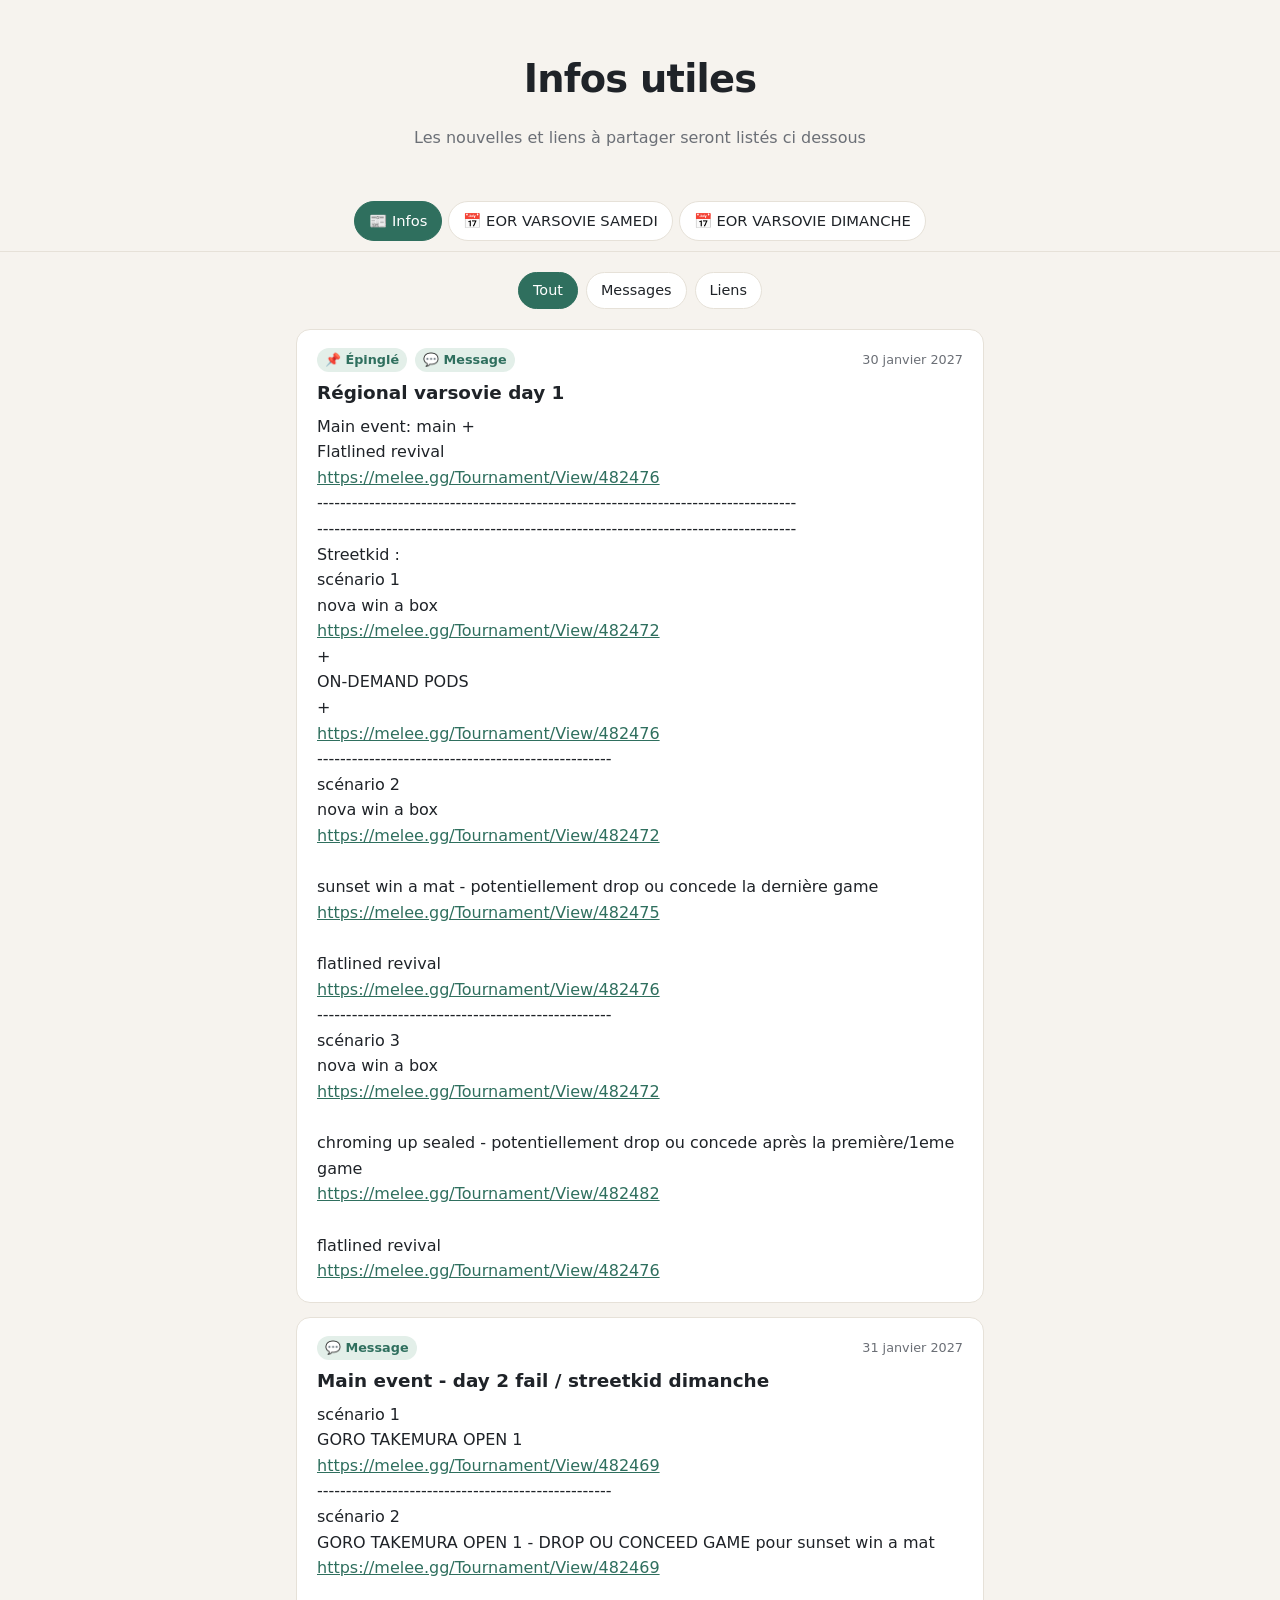
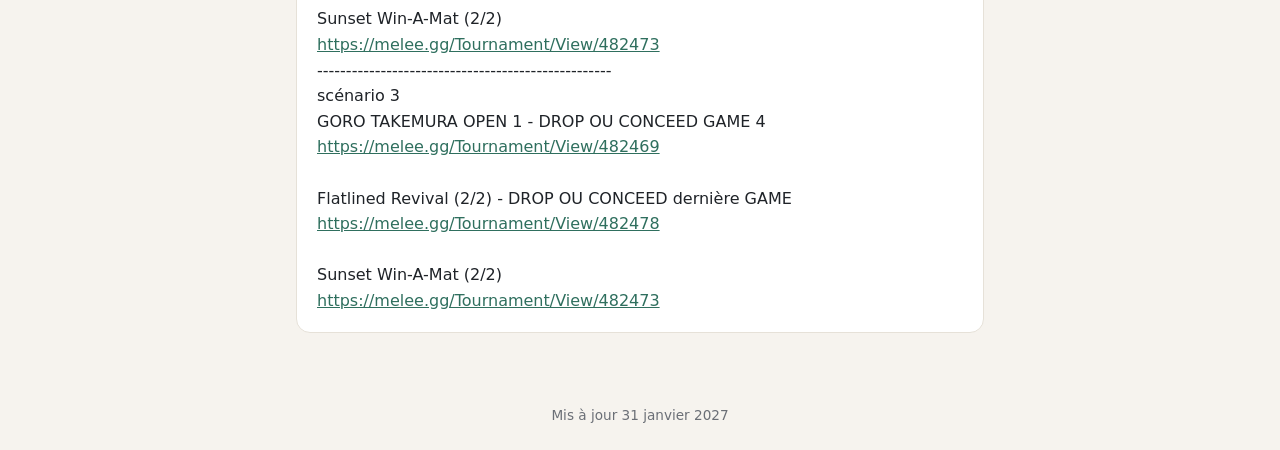
<file: index.html>
<!DOCTYPE html>
<html lang="fr">
<head>
<meta charset="UTF-8">
<meta name="viewport" content="width=device-width, initial-scale=1">
<title>Infos utiles</title>
<link rel="stylesheet" href="style.css">
</head>
<body>
<header class="hero">
  <h1 id="site-title">Infos utiles</h1>
  <p id="site-subtitle" class="muted">Les nouvelles et liens à partager avec mes proches</p>
</header>

<nav id="tabs" class="tabs" hidden></nav>

<main>
  <div id="view-infos" class="wrap">
    <div class="filters">
      <button class="chip active" data-filter="all">Tout</button>
      <button class="chip" data-filter="text">Messages</button>
      <button class="chip" data-filter="link">Liens</button>
    </div>
    <div id="posts" class="posts"><p class="muted center">Chargement…</p></div>
  </div>
  <div id="view-planning" class="wrap wide" hidden></div>
</main>

<footer class="muted center small">Mis à jour <span id="updated">—</span></footer>

<script src="common.js"></script>
<script>
let all = [];
let plannings = [];
let filter = 'all';

function renderPosts() {
  const box = document.getElementById('posts');
  const list = all.filter(p => filter === 'all' || p.type === filter);
  box.innerHTML = list.length ? list.map(renderPost).join('') : '<p class="muted center">Aucun post pour le moment.</p>';
}

document.querySelectorAll('[data-filter]').forEach(b => b.addEventListener('click', () => {
  document.querySelectorAll('[data-filter]').forEach(x => x.classList.remove('active'));
  b.classList.add('active');
  filter = b.dataset.filter;
  renderPosts();
}));

// Onglets : #infos ou #p-<id du planning>
function route() {
  const id = location.hash.startsWith('#p-') ? decodeURIComponent(location.hash.slice(3)) : null;
  const pl = plannings.find(p => p.id === id);
  document.getElementById('view-infos').hidden = !!pl;
  const v = document.getElementById('view-planning');
  v.hidden = !pl;
  if (pl) v.innerHTML = renderPlanning(pl);
  document.querySelectorAll('#tabs a').forEach(a => a.classList.toggle('active', a.dataset.id === (pl ? pl.id : '')));
}
window.addEventListener('hashchange', route);

function renderTabs() {
  const nav = document.getElementById('tabs');
  nav.hidden = !plannings.length;
  nav.innerHTML = `<a class="tab" href="#infos" data-id="">📰 Infos</a>` +
    plannings.map(p => `<a class="tab" href="#p-${encodeURIComponent(p.id)}" data-id="${esc(p.id)}">📅 ${esc(p.name)}</a>`).join('');
}

fetch('posts.json?t=' + Date.now())
  .then(r => r.json())
  .then(data => {
    if (data.title) { document.getElementById('site-title').textContent = data.title; document.title = data.title; }
    if (data.subtitle !== undefined) document.getElementById('site-subtitle').textContent = data.subtitle;
    all = sortPosts(data.posts || []);
    plannings = data.plannings || [];
    const last = all.map(p => p.date).sort().pop();
    document.getElementById('updated').textContent = last ? formatDate(last) : '—';
    renderPosts(); renderTabs(); route();
  })
  .catch(() => {
    document.getElementById('posts').innerHTML = '<p class="muted center">Impossible de charger le contenu.</p>';
  });
</script>
</body>
</html>
</file>
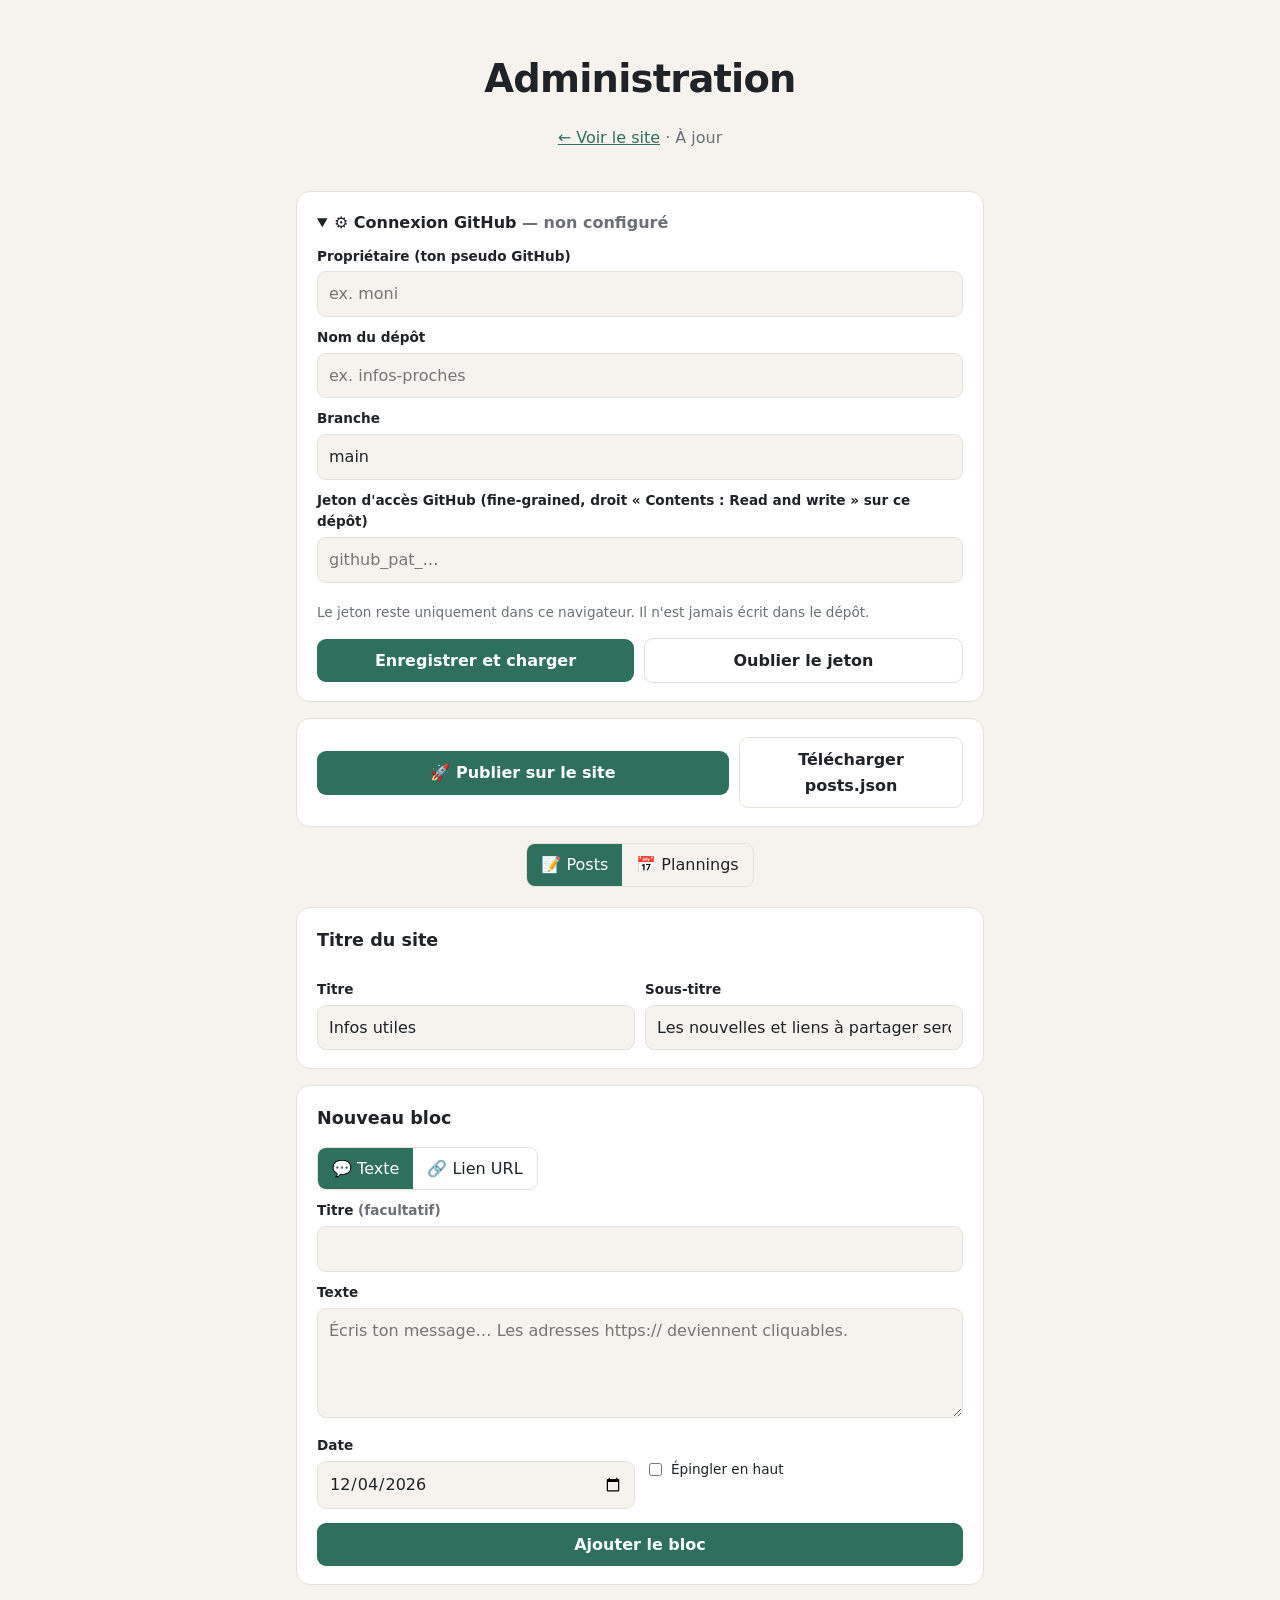
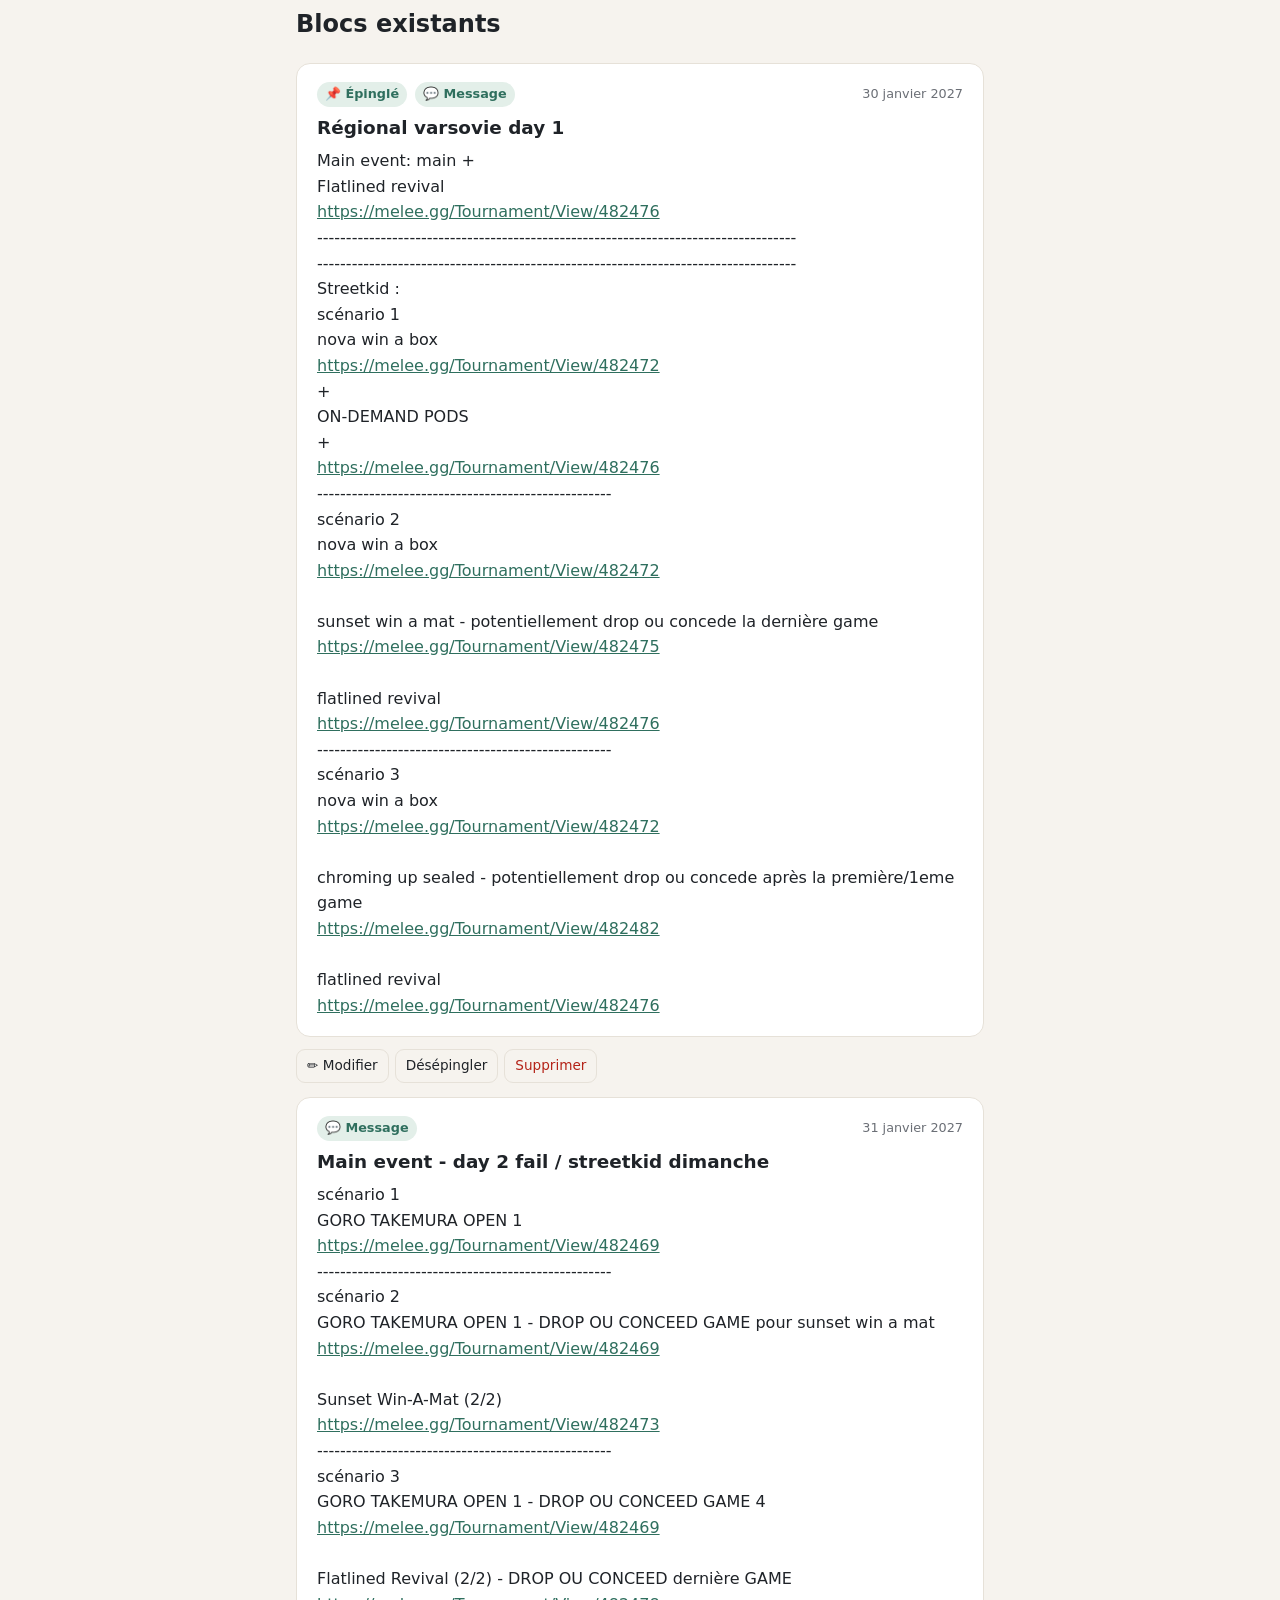
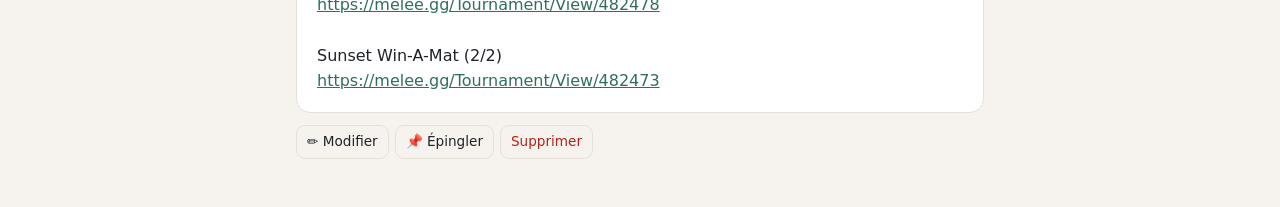
<file: admin.html>
<!DOCTYPE html>
<html lang="fr">
<head>
<meta charset="UTF-8">
<meta name="viewport" content="width=device-width, initial-scale=1">
<meta name="robots" content="noindex">
<title>Administration</title>
<link rel="stylesheet" href="style.css">
</head>
<body>
<header class="hero">
  <h1>Administration</h1>
  <p class="muted"><a href="./">← Voir le site</a> · <span id="dirty-flag"></span></p>
</header>

<main class="wrap" id="main">
  <div id="status" class="status"></div>

  <!-- Connexion GitHub -->
  <section class="panel">
    <details id="cfg-box">
      <summary>⚙️ Connexion GitHub <span id="cfg-state" class="muted"></span></summary>
      <label>Propriétaire (ton pseudo GitHub)</label>
      <input type="text" id="cfg-owner" placeholder="ex. moni">
      <label>Nom du dépôt</label>
      <input type="text" id="cfg-repo" placeholder="ex. infos-proches">
      <label>Branche</label>
      <input type="text" id="cfg-branch" value="main">
      <label>Jeton d'accès GitHub (fine-grained, droit « Contents : Read and write » sur ce dépôt)</label>
      <input type="password" id="cfg-token" placeholder="github_pat_…" autocomplete="off">
      <p class="muted small" style="padding:6px 0 0">Le jeton reste uniquement dans ce navigateur. Il n'est jamais écrit dans le dépôt.</p>
      <div class="row" style="margin-top:10px">
        <button class="btn" id="cfg-save">Enregistrer et charger</button>
        <button class="btn ghost" id="cfg-forget">Oublier le jeton</button>
      </div>
    </details>
  </section>

  <!-- Publication -->
  <section class="panel row">
    <button class="btn" id="publish" style="flex:2">🚀 Publier sur le site</button>
    <button class="btn ghost" id="download">Télécharger posts.json</button>
  </section>

  <div class="filters">
    <div class="seg" id="view-seg">
      <button data-view="posts" class="on">📝 Posts</button>
      <button data-view="plans">📅 Plannings</button>
    </div>
  </div>

  <!-- ================= POSTS ================= -->
  <div id="view-posts">
    <section class="panel">
      <h2>Titre du site</h2>
      <div class="row">
        <div><label>Titre</label><input type="text" id="site-title"></div>
        <div><label>Sous-titre</label><input type="text" id="site-subtitle"></div>
      </div>
    </section>

    <section class="panel" id="editor">
      <h2 id="editor-title">Nouveau bloc</h2>
      <div class="seg" id="type-seg">
        <button data-type="text" class="on">💬 Texte</button>
        <button data-type="link">🔗 Lien URL</button>
      </div>
      <div id="url-field" style="display:none">
        <label>Adresse du lien</label>
        <input type="url" id="f-url" placeholder="https://…">
      </div>
      <label>Titre <span class="muted">(facultatif)</span></label>
      <input type="text" id="f-title">
      <label id="content-label">Texte</label>
      <textarea id="f-content" placeholder="Écris ton message… Les adresses https:// deviennent cliquables."></textarea>
      <div class="row">
        <div><label>Date</label><input type="date" id="f-date"></div>
        <div><label class="inline"><input type="checkbox" id="f-pinned"> Épingler en haut</label></div>
      </div>
      <div class="row" style="margin-top:14px">
        <button class="btn" id="f-save">Ajouter le bloc</button>
        <button class="btn ghost" id="f-cancel" style="display:none">Annuler la modification</button>
      </div>
    </section>

    <h2>Blocs existants</h2>
    <div id="list" class="posts"></div>
  </div>

  <!-- ================= PLANNINGS ================= -->
  <div id="view-plans" hidden>
    <section class="panel">
      <h2>Planning</h2>
      <label>Choisir un planning</label>
      <select id="pl-select"></select>

      <label>Nom du planning <span class="muted">(= nom de l'onglet)</span></label>
      <input type="text" id="pl-name" placeholder="ex. EOR Chicago">
      <div class="row">
        <div><label>Du</label><input type="date" id="pl-start"></div>
        <div><label>Au</label><input type="date" id="pl-end"></div>
      </div>
      <div class="row">
        <div><label>Heure de début de grille</label><select id="pl-daystart"></select></div>
        <div><label>Heure de fin de grille</label><select id="pl-dayend"></select></div>
        <div><label>Format des heures</label>
          <select id="pl-fmt"><option value="24h">24 h (14:30)</option><option value="12h">12 h (2:30 PM)</option></select>
        </div>
      </div>
      <label>Note affichée en haut <span class="muted">(facultatif)</span></label>
      <input type="text" id="pl-note" placeholder="ex. $(Min/Max) = Eddies available">
      <div class="row" style="margin-top:14px">
        <button class="btn" id="pl-save">Créer le planning</button>
        <button class="btn danger" id="pl-del" style="display:none">Supprimer ce planning</button>
      </div>
    </section>

    <div id="pl-work" hidden>
      <section class="panel" id="ev-editor">
        <h2 id="ev-editor-title">Nouvel événement</h2>
        <label>Titre de l'événement</label>
        <input type="text" id="ev-title" placeholder="ex. Goro Open (3/4)">
        <label>Détails <span class="muted">(facultatif, ex. prix / dotation)</span></label>
        <input type="text" id="ev-details" placeholder="ex. $(700/1700+mat)">
        <div class="row">
          <div><label>Jour</label><select id="ev-date"></select></div>
          <div><label>Début</label><select id="ev-start"></select></div>
          <div><label>Fin</label><select id="ev-end"></select></div>
        </div>
        <label>Lien de réservation</label>
        <input type="url" id="ev-url" placeholder="https://…">
        <label>Couleur</label>
        <div class="row" style="flex-wrap:nowrap">
          <label class="inline" style="flex:none;margin:0"><input type="checkbox" id="ev-auto" checked> Automatique</label>
          <input type="color" id="ev-color" value="#a4c2f4" disabled style="flex:none">
          <span class="muted small" style="padding:0">Auto : même nom d'event = même couleur</span>
        </div>
        <div class="row" style="margin-top:14px">
          <button class="btn" id="ev-save">Ajouter l'événement</button>
          <button class="btn ghost" id="ev-cancel" style="display:none">Annuler</button>
        </div>
      </section>

      <section class="panel">
        <h2>Événements du planning</h2>
        <div id="ev-list"></div>
      </section>

      <h2>Aperçu</h2>
    </div>
  </div>
</main>
<div class="wrap wide" id="pl-preview-wrap" hidden><div id="pl-preview"></div></div>

<script src="common.js"></script>
<script>
const $ = id => document.getElementById(id);
const store = {
  get(k) { try { return localStorage.getItem(k); } catch { return null; } },
  set(k, v) { try { localStorage.setItem(k, v); } catch {} },
  del(k) { try { localStorage.removeItem(k); } catch {} }
};

let data = { title: '', subtitle: '', posts: [], plannings: [] };
let sha = null;
let editingId = null;
let currentType = 'text';
let dirty = false;

/* ---------- Configuration GitHub ---------- */
function guessRepo() {
  const h = location.hostname;
  if (h.endsWith('.github.io')) {
    const owner = h.split('.')[0];
    const seg = location.pathname.split('/').filter(Boolean)[0];
    return { owner, repo: seg && !seg.endsWith('.html') ? seg : h };
  }
  return { owner: '', repo: '' };
}
function cfg() {
  return {
    owner: $('cfg-owner').value.trim(),
    repo: $('cfg-repo').value.trim(),
    branch: $('cfg-branch').value.trim() || 'main',
    token: $('cfg-token').value.trim()
  };
}
function loadCfg() {
  const g = guessRepo();
  $('cfg-owner').value = store.get('gh_owner') || g.owner;
  $('cfg-repo').value = store.get('gh_repo') || g.repo;
  $('cfg-branch').value = store.get('gh_branch') || 'main';
  $('cfg-token').value = store.get('gh_token') || '';
  const c = cfg();
  $('cfg-state').textContent = c.token ? '— connecté' : '— non configuré';
  if (!c.token) $('cfg-box').open = true;
}
$('cfg-save').onclick = () => {
  const c = cfg();
  store.set('gh_owner', c.owner); store.set('gh_repo', c.repo);
  store.set('gh_branch', c.branch); store.set('gh_token', c.token);
  loadCfg(); loadFromGitHub();
};
$('cfg-forget').onclick = () => { store.del('gh_token'); $('cfg-token').value = ''; loadCfg(); status('Jeton supprimé de ce navigateur.', true); };

/* ---------- Utilitaires ---------- */
function status(msg, ok) {
  const s = $('status');
  s.className = 'status ' + (ok ? 'ok' : 'err');
  s.textContent = msg;
  s.scrollIntoView({ behavior: 'smooth', block: 'nearest' });
  if (ok) setTimeout(() => { if (s.textContent === msg) s.className = 'status'; }, 6000);
}
function setDirty(v) {
  dirty = v;
  $('dirty-flag').innerHTML = v ? '<span class="dirty">● Modifications non publiées</span>' : 'À jour';
}
const b64encode = s => btoa(String.fromCharCode(...new TextEncoder().encode(s)));
const b64decode = s => new TextDecoder().decode(Uint8Array.from(atob(s.replace(/\n/g, '')), c => c.charCodeAt(0)));
const today = () => isoDay(new Date());
const uid = () => Date.now().toString(36) + Math.random().toString(36).slice(2, 6);
function normalize(d) {
  d.posts = d.posts || [];
  d.plannings = d.plannings || [];
  d.plannings.forEach(p => p.events = p.events || []);
  return d;
}

/* ---------- GitHub ---------- */
async function gh(method, body) {
  const c = cfg();
  const url = `https://api.github.com/repos/${encodeURIComponent(c.owner)}/${encodeURIComponent(c.repo)}/contents/posts.json` +
              (method === 'GET' ? `?ref=${encodeURIComponent(c.branch)}` : '');
  const r = await fetch(url, {
    method,
    headers: { Authorization: `Bearer ${c.token}`, Accept: 'application/vnd.github+json', 'Content-Type': 'application/json' },
    body: body ? JSON.stringify(body) : undefined,
    cache: 'no-store'
  });
  if (!r.ok) {
    const t = await r.json().catch(() => ({}));
    throw new Error(`${r.status} — ${t.message || 'erreur GitHub'}`);
  }
  return r.json();
}
async function loadFromGitHub() {
  const c = cfg();
  if (!c.token || !c.owner || !c.repo) return loadLocal();
  try {
    const f = await gh('GET');
    sha = f.sha;
    data = normalize(JSON.parse(b64decode(f.content)));
    fillAll(); setDirty(false);
    status('Contenu chargé depuis GitHub.', true);
  } catch (e) {
    status('Lecture GitHub impossible : ' + e.message + '. Vérifie le pseudo, le dépôt et le jeton.');
    loadLocal();
  }
}
async function loadLocal() {
  try { data = normalize(await (await fetch('posts.json?t=' + Date.now())).json()); } catch { normalize(data); }
  fillAll(); setDirty(false);
}

$('publish').onclick = async () => {
  const c = cfg();
  if (!c.token) { $('cfg-box').open = true; return status('Configure d\'abord la connexion GitHub (en haut).'); }
  readSiteFields();
  $('publish').disabled = true; $('publish').textContent = 'Publication…';
  try {
    try { sha = (await gh('GET')).sha; } catch { sha = null; }
    const res = await gh('PUT', {
      message: 'Mise à jour du contenu',
      content: b64encode(JSON.stringify(data, null, 2) + '\n'),
      branch: c.branch,
      ...(sha ? { sha } : {})
    });
    sha = res.content.sha;
    setDirty(false);
    status('Publié ✔ Le site sera à jour d\'ici une à deux minutes.', true);
  } catch (e) {
    status('Échec de la publication : ' + e.message);
  } finally {
    $('publish').disabled = false; $('publish').textContent = '🚀 Publier sur le site';
  }
};
$('download').onclick = () => {
  readSiteFields();
  const blob = new Blob([JSON.stringify(data, null, 2) + '\n'], { type: 'application/json' });
  const a = document.createElement('a');
  a.href = URL.createObjectURL(blob); a.download = 'posts.json'; a.click();
  URL.revokeObjectURL(a.href);
};

/* ---------- Bascule Posts / Plannings ---------- */
function showView(v) {
  document.querySelectorAll('#view-seg button').forEach(b => b.classList.toggle('on', b.dataset.view === v));
  $('view-posts').hidden = v !== 'posts';
  $('view-plans').hidden = v !== 'plans';
  renderPlanningAdmin();
}
document.querySelectorAll('#view-seg button').forEach(b => b.onclick = () => showView(b.dataset.view));

/* =================== POSTS =================== */
function setType(t) {
  currentType = t;
  document.querySelectorAll('#type-seg button').forEach(b => b.classList.toggle('on', b.dataset.type === t));
  $('url-field').style.display = t === 'link' ? '' : 'none';
  $('content-label').innerHTML = t === 'link' ? 'Description <span class="muted">(facultatif)</span>' : 'Texte';
}
document.querySelectorAll('#type-seg button').forEach(b => b.onclick = () => setType(b.dataset.type));

function resetForm() {
  editingId = null;
  $('f-url').value = ''; $('f-title').value = ''; $('f-content').value = '';
  $('f-date').value = today(); $('f-pinned').checked = false;
  $('f-save').textContent = 'Ajouter le bloc';
  $('editor-title').textContent = 'Nouveau bloc';
  $('f-cancel').style.display = 'none';
  setType('text');
}
$('f-save').onclick = () => {
  const post = {
    id: editingId || uid(), type: currentType,
    title: $('f-title').value.trim(), content: $('f-content').value.trim(),
    date: $('f-date').value || today(), pinned: $('f-pinned').checked
  };
  if (currentType === 'link') {
    let u = $('f-url').value.trim();
    if (u && !/^https?:\/\//i.test(u)) u = 'https://' + u;
    try { new URL(u); } catch { return status('Adresse du lien invalide.'); }
    post.url = u;
  } else if (!post.content) {
    return status('Le texte est vide.');
  }
  const i = data.posts.findIndex(p => p.id === post.id);
  if (i >= 0) data.posts[i] = post; else data.posts.unshift(post);
  resetForm(); renderList(); setDirty(true);
  status(i >= 0 ? 'Bloc modifié — pense à publier.' : 'Bloc ajouté — pense à publier.', true);
};
$('f-cancel').onclick = resetForm;

function edit(id) {
  const p = data.posts.find(x => x.id === id); if (!p) return;
  editingId = id; setType(p.type);
  $('f-url').value = p.url || ''; $('f-title').value = p.title || '';
  $('f-content').value = p.content || ''; $('f-date').value = p.date || today();
  $('f-pinned').checked = !!p.pinned;
  $('f-save').textContent = 'Enregistrer la modification';
  $('editor-title').textContent = 'Modifier le bloc';
  $('f-cancel').style.display = '';
  $('editor').scrollIntoView({ behavior: 'smooth' });
}
function del(id) {
  if (!confirm('Supprimer ce bloc ?')) return;
  data.posts = data.posts.filter(p => p.id !== id);
  if (editingId === id) resetForm();
  renderList(); setDirty(true);
}
function togglePin(id) {
  const p = data.posts.find(x => x.id === id); if (!p) return;
  p.pinned = !p.pinned; renderList(); setDirty(true);
}
function renderList() {
  const list = sortPosts(data.posts);
  $('list').innerHTML = list.length ? list.map(p => `
    <div class="admin-item">
      ${renderPost(p)}
      <div class="admin-actions">
        <button class="btn ghost small" onclick="edit('${p.id}')">✏️ Modifier</button>
        <button class="btn ghost small" onclick="togglePin('${p.id}')">${p.pinned ? 'Désépingler' : '📌 Épingler'}</button>
        <button class="btn danger small" onclick="del('${p.id}')">Supprimer</button>
      </div>
    </div>`).join('') : '<p class="muted center">Aucun bloc.</p>';
}
function readSiteFields() {
  data.title = $('site-title').value.trim();
  data.subtitle = $('site-subtitle').value.trim();
}
['site-title', 'site-subtitle'].forEach(id => $(id).addEventListener('input', () => setDirty(true)));

/* =================== PLANNINGS =================== */
let curPl = null;      // id du planning sélectionné (null = nouveau)
let editingEv = null;  // id de l'event en cours de modification

const getPl = () => data.plannings.find(p => p.id === curPl);

const hhmm = m => m >= 1440 ? '24:00' : timeLabel(m);
function timeOptions(sel, from, to, value) {
  let h = '';
  for (let m = from; m <= to; m += 30) h += `<option value="${hhmm(m)}">${hhmm(m)}</option>`;
  sel.innerHTML = h;
  if (value) sel.value = value;
}
timeOptions($('pl-daystart'), 0, 1410, '09:00');
timeOptions($('pl-dayend'), 30, 1440, '20:00');
timeOptions($('ev-start'), 0, 1410, '10:00');
timeOptions($('ev-end'), 30, 1440, '11:00');

function renderPlSelect() {
  $('pl-select').innerHTML = `<option value="">＋ Nouveau planning</option>` +
    data.plannings.map(p => `<option value="${esc(p.id)}">${esc(p.name)}</option>`).join('');
  $('pl-select').value = curPl || '';
}
$('pl-select').onchange = () => { curPl = $('pl-select').value || null; fillPlForm(); };

function fillPlForm() {
  const p = getPl();
  $('pl-name').value = p ? p.name : '';
  $('pl-start').value = p ? p.startDate : today();
  $('pl-end').value = p ? p.endDate : today();
  $('pl-daystart').value = p ? (p.dayStart || '09:00') : '09:00';
  $('pl-dayend').value = p ? (p.dayEnd || '20:00') : '20:00';
  $('pl-fmt').value = p ? (p.timeFormat || '24h') : '24h';
  $('pl-note').value = p ? (p.note || '') : '';
  $('pl-save').textContent = p ? 'Enregistrer le planning' : 'Créer le planning';
  $('pl-del').style.display = p ? '' : 'none';
  resetEvForm();
  renderPlanningAdmin();
}

$('pl-save').onclick = () => {
  const name = $('pl-name').value.trim();
  const s = $('pl-start').value, e = $('pl-end').value;
  if (!name) return status('Donne un nom au planning.');
  if (!s || !e) return status('Indique les dates de début et de fin.');
  if (e < s) return status('La date de fin est avant la date de début.');
  if (daysBetween(s, e).length >= 62) return status('Un planning est limité à 62 jours.');
  if (toMin($('pl-dayend').value) <= toMin($('pl-daystart').value)) return status('L\'heure de fin de grille doit être après l\'heure de début.');
  let p = getPl();
  const isNew = !p;
  if (isNew) { p = { id: uid(), events: [] }; data.plannings.push(p); curPl = p.id; }
  Object.assign(p, {
    name, startDate: s, endDate: e,
    dayStart: $('pl-daystart').value, dayEnd: $('pl-dayend').value,
    timeFormat: $('pl-fmt').value, note: $('pl-note').value.trim()
  });
  renderPlSelect(); fillPlForm(); setDirty(true);
  status(isNew ? 'Planning créé — ajoute maintenant des événements.' : 'Planning enregistré — pense à publier.', true);
};
$('pl-del').onclick = () => {
  const p = getPl(); if (!p) return;
  if (!confirm(`Supprimer le planning « ${p.name} » et ses ${p.events.length} événement(s) ?`)) return;
  data.plannings = data.plannings.filter(x => x.id !== p.id);
  curPl = null; renderPlSelect(); fillPlForm(); setDirty(true);
};

/* ----- Événements ----- */
function fillEvDates(value) {
  const p = getPl(); if (!p) return;
  const days = daysBetween(p.startDate, p.endDate);
  $('ev-date').innerHTML = days.map(d => `<option value="${d}">${esc(dayLabel(d))}</option>`).join('');
  if (value && days.includes(value)) $('ev-date').value = value;
}
$('ev-auto').onchange = () => { $('ev-color').disabled = $('ev-auto').checked; };
$('ev-title').addEventListener('input', () => { if ($('ev-auto').checked) $('ev-color').value = autoColor($('ev-title').value); });
$('ev-start').onchange = () => {
  // Décale la fin pour garder la même durée minimale
  if (toMin($('ev-end').value) <= toMin($('ev-start').value)) $('ev-end').value = hhmm(Math.min(toMin($('ev-start').value) + 60, 1440));
};

function resetEvForm(keepDate) {
  editingEv = null;
  const p = getPl();
  const keep = keepDate ? $('ev-date').value : null;
  $('ev-title').value = ''; $('ev-details').value = ''; $('ev-url').value = '';
  $('ev-auto').checked = true; $('ev-color').disabled = true;
  fillEvDates(keep);
  if (p) {
    $('ev-start').value = p.dayStart || '09:00';
    $('ev-end').value = hhmm(Math.min(toMin($('ev-start').value) + 60, 1440));
  }
  $('ev-save').textContent = 'Ajouter l\'événement';
  $('ev-editor-title').textContent = 'Nouvel événement';
  $('ev-cancel').style.display = 'none';
}
$('ev-cancel').onclick = () => resetEvForm(true);

$('ev-save').onclick = () => {
  const p = getPl(); if (!p) return;
  const ev = {
    id: editingEv || uid(),
    title: $('ev-title').value.trim(),
    details: $('ev-details').value.trim(),
    date: $('ev-date').value,
    start: $('ev-start').value,
    end: $('ev-end').value,
    url: '',
    color: $('ev-auto').checked ? '' : $('ev-color').value
  };
  if (!ev.title) return status('Donne un titre à l\'événement.');
  if (!ev.date) return status('Choisis un jour.');
  if (toMin(ev.end) <= toMin(ev.start)) return status('L\'heure de fin doit être après l\'heure de début.');
  let u = $('ev-url').value.trim();
  if (u) {
    if (!/^https?:\/\//i.test(u)) u = 'https://' + u;
    try { new URL(u); } catch { return status('Lien de réservation invalide.'); }
    ev.url = u;
  }
  const i = p.events.findIndex(x => x.id === ev.id);
  if (i >= 0) p.events[i] = ev; else p.events.push(ev);
  resetEvForm(true); renderPlanningAdmin(); setDirty(true);
  status((i >= 0 ? 'Événement modifié' : 'Événement ajouté') + (ev.url ? '' : ' (sans lien : le bloc ne sera pas cliquable)') + ' — pense à publier.', true);
};

function editEv(id, asCopy) {
  const p = getPl(); const ev = p && p.events.find(x => x.id === id); if (!ev) return;
  editingEv = asCopy ? null : id;
  $('ev-title').value = ev.title; $('ev-details').value = ev.details || '';
  fillEvDates(ev.date);
  $('ev-start').value = ev.start; $('ev-end').value = ev.end;
  $('ev-url').value = ev.url || '';
  $('ev-auto').checked = !ev.color; $('ev-color').disabled = !ev.color;
  $('ev-color').value = evColor(ev);
  $('ev-save').textContent = asCopy ? 'Ajouter la copie' : 'Enregistrer la modification';
  $('ev-editor-title').textContent = asCopy ? 'Copie de l\'événement' : 'Modifier l\'événement';
  $('ev-cancel').style.display = '';
  $('ev-editor').scrollIntoView({ behavior: 'smooth' });
}
function delEv(id) {
  const p = getPl(); if (!p) return;
  if (!confirm('Supprimer cet événement ?')) return;
  p.events = p.events.filter(x => x.id !== id);
  if (editingEv === id) resetEvForm(true);
  renderPlanningAdmin(); setDirty(true);
}

function renderPlanningAdmin() {
  const p = getPl();
  const onPlans = !$('view-plans').hidden;
  $('pl-work').hidden = !p;
  $('pl-preview-wrap').hidden = !p || !onPlans;
  if (!p) return;
  const days = daysBetween(p.startDate, p.endDate);
  const fmt = p.timeFormat;
  const sorted = [...p.events].sort((a, b) => a.date.localeCompare(b.date) || toMin(a.start) - toMin(b.start));
  let html = '', lastDay = null;
  for (const ev of sorted) {
    if (ev.date !== lastDay) {
      lastDay = ev.date;
      html += `<h3 style="margin:14px 0 4px">${esc(isNaN(parseDay(ev.date)) ? ev.date : dayLabel(ev.date))}</h3>`;
    }
    const out = !days.includes(ev.date);
    html += `<div class="ev-row">
      <span class="swatch" style="background:${evColor(ev)}"></span>
      <span class="ev-time">${timeLabel(toMin(ev.start), fmt)} – ${timeLabel(toMin(ev.end), fmt)}</span>
      <span class="ev-txt"><strong>${esc(ev.title)}</strong> ${ev.details ? `<span class="muted">${esc(ev.details)}</span>` : ''}
        ${ev.url ? '' : '<br><span class="warn">⚠ pas de lien de réservation</span>'}
        ${out ? '<br><span class="warn">⚠ hors de la période du planning (non affiché)</span>' : ''}</span>
      <button class="btn ghost small" onclick="editEv('${ev.id}')">✏️ Modifier</button>
      <button class="btn ghost small" onclick="editEv('${ev.id}', true)">⧉ Dupliquer</button>
      <button class="btn danger small" onclick="delEv('${ev.id}')">Supprimer</button>
    </div>`;
  }
  $('ev-list').innerHTML = html || '<p class="muted">Aucun événement pour l\'instant.</p>';
  $('pl-preview').innerHTML = renderPlanning(p);
}

/* ---------- Remplissage global ---------- */
function fillAll() {
  $('site-title').value = data.title || '';
  $('site-subtitle').value = data.subtitle || '';
  renderList();
  if (curPl && !getPl()) curPl = null;
  renderPlSelect(); fillPlForm();
}
window.addEventListener('beforeunload', e => { if (dirty) { e.preventDefault(); e.returnValue = ''; } });

/* ---------- Démarrage ---------- */
loadCfg(); resetForm(); loadFromGitHub();
</script>
</body>
</html>
</file>
<file: style.css>
:root {
  --bg: #f6f3ee;
  --card: #ffffff;
  --ink: #1f2328;
  --muted: #6b6f76;
  --accent: #2f6f5e;
  --accent-soft: #e3efe9;
  --line: #e6e1d8;
  --danger: #b42318;
  --radius: 14px;
}
@media (prefers-color-scheme: dark) {
  :root {
    --bg: #15171a; --card: #1e2125; --ink: #e9e7e3; --muted: #9aa0a6;
    --accent: #6fc2a8; --accent-soft: #23332d; --line: #2c3036;
  }
}
* { box-sizing: border-box; }
body {
  margin: 0; background: var(--bg); color: var(--ink);
  font: 16px/1.6 system-ui, -apple-system, "Segoe UI", Roboto, sans-serif;
}
a { color: var(--accent); }
.wrap { max-width: 720px; margin: 0 auto; padding: 0 16px 48px; }
.hero { text-align: center; padding: 48px 16px 24px; }
.hero h1 { margin: 0 0 6px; font-size: clamp(1.8rem, 5vw, 2.4rem); letter-spacing: -0.02em; }
.muted { color: var(--muted); }
.center { text-align: center; }
.small { font-size: .85rem; padding: 24px 0; }

.filters { display: flex; gap: 8px; justify-content: center; margin-bottom: 20px; flex-wrap: wrap; }
.chip {
  border: 1px solid var(--line); background: var(--card); color: var(--ink);
  padding: 6px 14px; border-radius: 999px; cursor: pointer; font: inherit; font-size: .9rem;
}
.chip.active { background: var(--accent); border-color: var(--accent); color: #fff; }

.posts { display: grid; gap: 14px; }
.card {
  background: var(--card); border: 1px solid var(--line); border-radius: var(--radius);
  padding: 18px 20px;
}
.card h2 { margin: 6px 0 6px; font-size: 1.15rem; }
.card p { margin: 6px 0 0; overflow-wrap: anywhere; }
.meta { display: flex; gap: 8px; align-items: center; flex-wrap: wrap; font-size: .8rem; color: var(--muted); }
.meta time { margin-left: auto; }
.badge { background: var(--accent-soft); color: var(--accent); padding: 2px 8px; border-radius: 999px; font-weight: 600; }
.link-main {
  display: block; text-decoration: none; color: inherit; margin-top: 8px;
  padding: 12px 14px; border-radius: 10px; border: 1px solid var(--line); background: var(--bg);
}
.link-main:hover { border-color: var(--accent); }
.link-main h2 { margin: 0; color: var(--accent); }
.host { font-size: .85rem; color: var(--muted); }

/* ---------- Admin ---------- */
.panel { background: var(--card); border: 1px solid var(--line); border-radius: var(--radius); padding: 18px 20px; margin-bottom: 16px; }
.panel h2 { margin-top: 0; font-size: 1.1rem; }
label { display: block; font-size: .85rem; font-weight: 600; margin: 10px 0 4px; }
input[type=text], input[type=url], input[type=password], input[type=date], textarea, select {
  width: 100%; padding: 9px 11px; border-radius: 9px; border: 1px solid var(--line);
  background: var(--bg); color: var(--ink); font: inherit;
}
textarea { min-height: 110px; resize: vertical; }
.row { display: flex; gap: 10px; flex-wrap: wrap; align-items: center; }
.row > * { flex: 1; min-width: 140px; }
.btn {
  border: 0; background: var(--accent); color: #fff; padding: 9px 16px; border-radius: 9px;
  cursor: pointer; font: inherit; font-weight: 600;
}
.btn.ghost { background: transparent; color: var(--ink); border: 1px solid var(--line); }
.btn.danger { background: transparent; color: var(--danger); border: 1px solid var(--line); }
.btn.small { padding: 5px 10px; font-size: .85rem; font-weight: 500; }
.btn:disabled { opacity: .5; cursor: default; }
.seg { display: inline-flex; border: 1px solid var(--line); border-radius: 9px; overflow: hidden; }
.seg button { border: 0; background: transparent; color: var(--ink); padding: 8px 14px; cursor: pointer; font: inherit; }
.seg button.on { background: var(--accent); color: #fff; }
.admin-item { position: relative; }
.admin-actions { display: flex; gap: 6px; margin-top: 12px; flex-wrap: wrap; }
.status { padding: 10px 14px; border-radius: 9px; margin-bottom: 16px; display: none; }
.status.ok { display: block; background: var(--accent-soft); color: var(--accent); }
.status.err { display: block; background: #fde7e5; color: var(--danger); }
.dirty { color: #b26b00; font-weight: 600; }
details summary { cursor: pointer; font-weight: 600; }

/* ---------- Onglets ---------- */
.wrap.wide { max-width: 1280px; }
.tabs {
  position: sticky; top: 0; z-index: 20; background: var(--bg);
  display: flex; gap: 6px; overflow-x: auto; padding: 10px 16px; margin-bottom: 20px;
  border-bottom: 1px solid var(--line); justify-content: safe center;
}
.tab {
  white-space: nowrap; text-decoration: none; color: var(--ink);
  border: 1px solid var(--line); background: var(--card);
  padding: 7px 14px; border-radius: 999px; font-size: .92rem;
}
.tab.active { background: var(--accent); border-color: var(--accent); color: #fff; }

/* ---------- Planning ---------- */
.pl-head { text-align: center; margin-bottom: 14px; }
.pl-head h2 { margin: 0; font-size: 1.5rem; }
.pl-head p { margin: 4px 0; }
.pl-note { font-weight: 600; }
.pl-day { margin-bottom: 28px; scroll-margin-top: 70px; }
.pl-day h3 { margin: 0 0 8px; font-size: 1.1rem; }
.pl-day .count { font-weight: 400; font-size: .9rem; }
.pl-scroll { overflow-x: auto; border: 1px solid var(--line); border-radius: var(--radius); background: var(--card); }
.pl-grid { display: grid; --tcol: 78px; --ccol: 140px; --slot: 30px; min-width: fit-content; padding: 6px 6px 6px 0; }
.pl-time {
  grid-column: 1; font-size: .75rem; color: var(--muted); text-align: right; padding: 2px 8px 0 4px;
  position: sticky; left: 0; background: var(--card); z-index: 3; white-space: nowrap;
  border-top: 1px solid var(--line);
}
.pl-line { grid-column: 2 / -1; border-top: 1px solid var(--line); }
.pl-line.half { border-top-style: dashed; }
.pl-vline { grid-row: 1 / -1; border-left: 1px solid var(--line); }
.pl-ev {
  z-index: 1; margin: 1px 3px; border-radius: 8px; padding: 4px 7px;
  font-size: .8rem; line-height: 1.25; overflow: hidden; text-decoration: none; text-align: center;
  display: flex; flex-direction: column; gap: 1px;
  border: 1px solid rgba(0,0,0,.15); box-shadow: 0 1px 2px rgba(0,0,0,.12);
  transition: transform .1s, box-shadow .1s;
}
.pl-ev strong { font-weight: 700; }
.pl-ev small { opacity: .8; }
.pl-ev em { font-style: normal; font-weight: 700; font-size: .75rem; margin-top: auto; opacity: .85; }
a.pl-ev:hover { transform: translateY(-1px); box-shadow: 0 4px 10px rgba(0,0,0,.2); z-index: 2; }

/* ---------- Admin plannings ---------- */
.ev-row { display: flex; align-items: center; gap: 10px; padding: 8px 0; border-top: 1px solid var(--line); flex-wrap: wrap; }
.ev-row:first-child { border-top: 0; }
.swatch { width: 14px; height: 14px; border-radius: 4px; border: 1px solid rgba(0,0,0,.2); flex: none; }
.ev-row .ev-txt { flex: 1; min-width: 180px; }
.ev-row .ev-time { font-variant-numeric: tabular-nums; color: var(--muted); font-size: .9rem; min-width: 110px; }
.warn { color: #b26b00; font-size: .85rem; }
input[type=color] { width: 48px; height: 38px; padding: 2px; border: 1px solid var(--line); border-radius: 9px; background: var(--bg); }
.inline { display: inline-flex; align-items: center; gap: 6px; font-weight: 500; }
</file>
